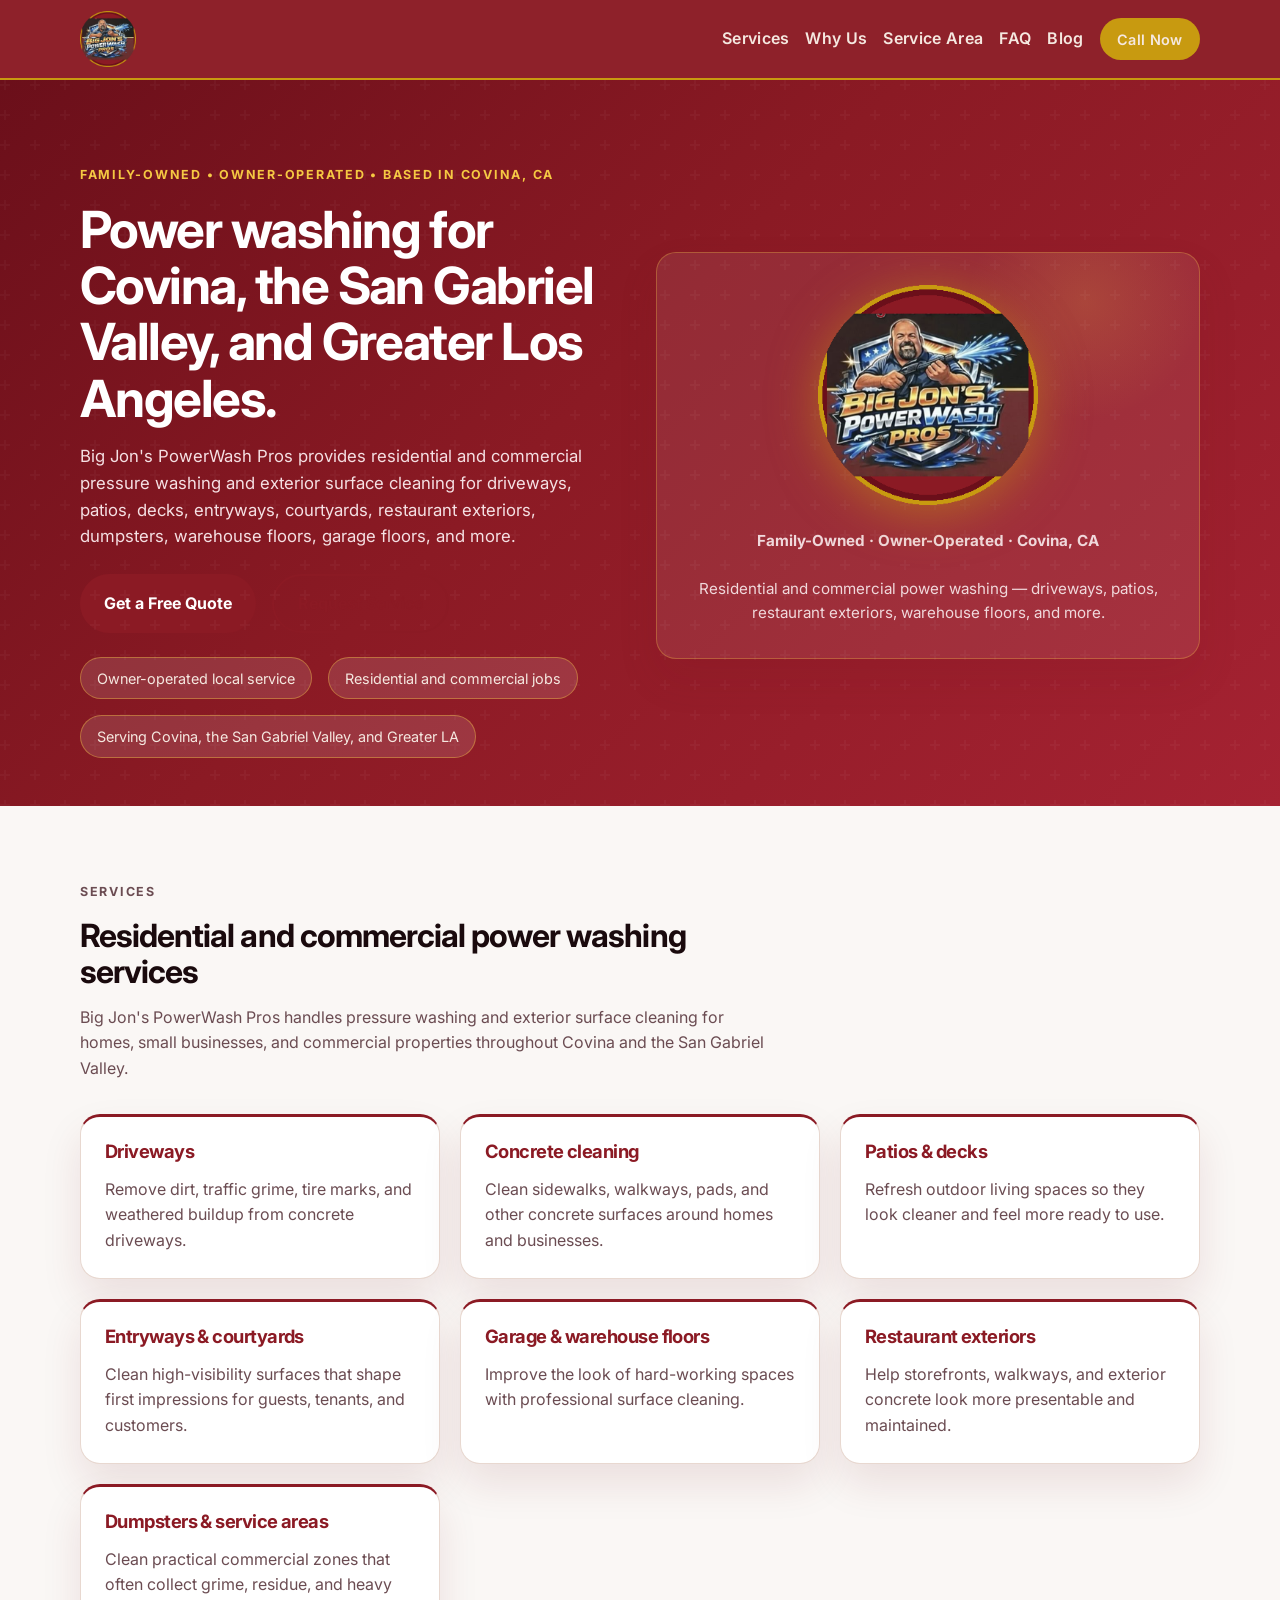
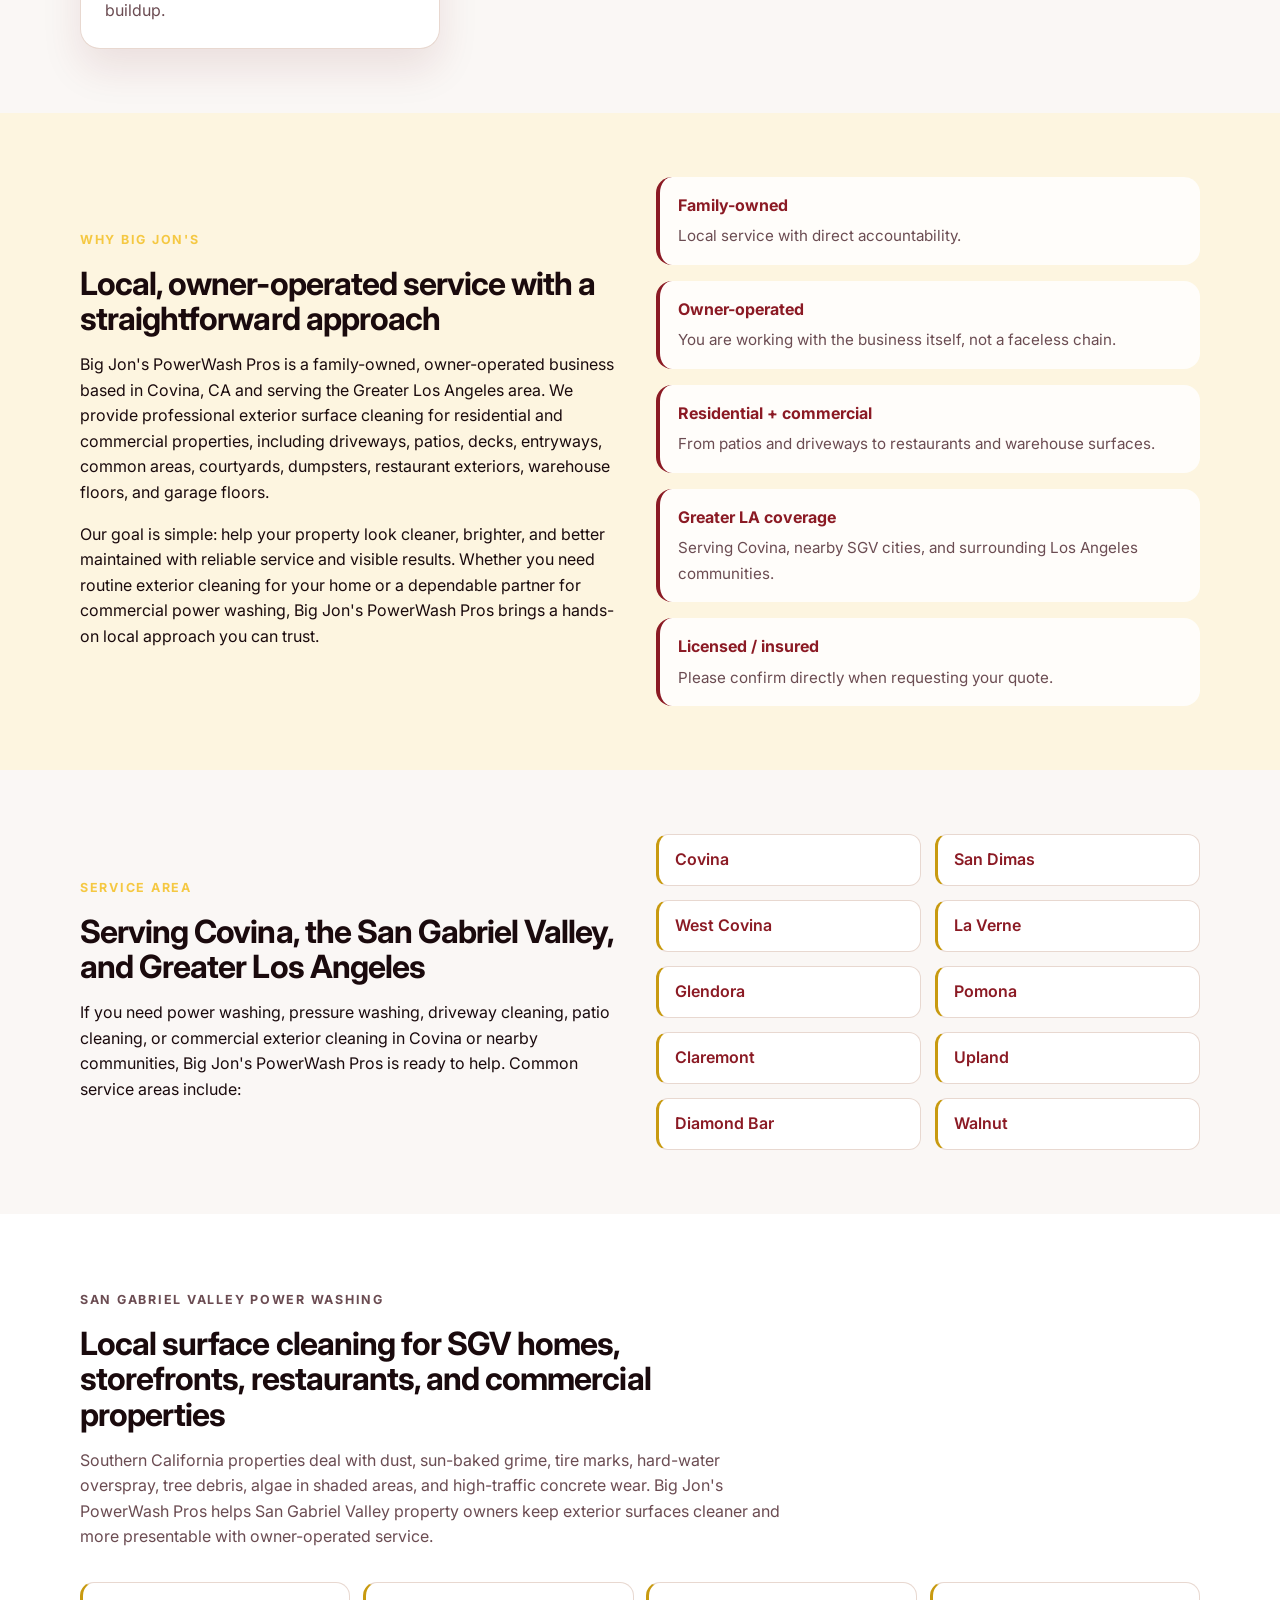
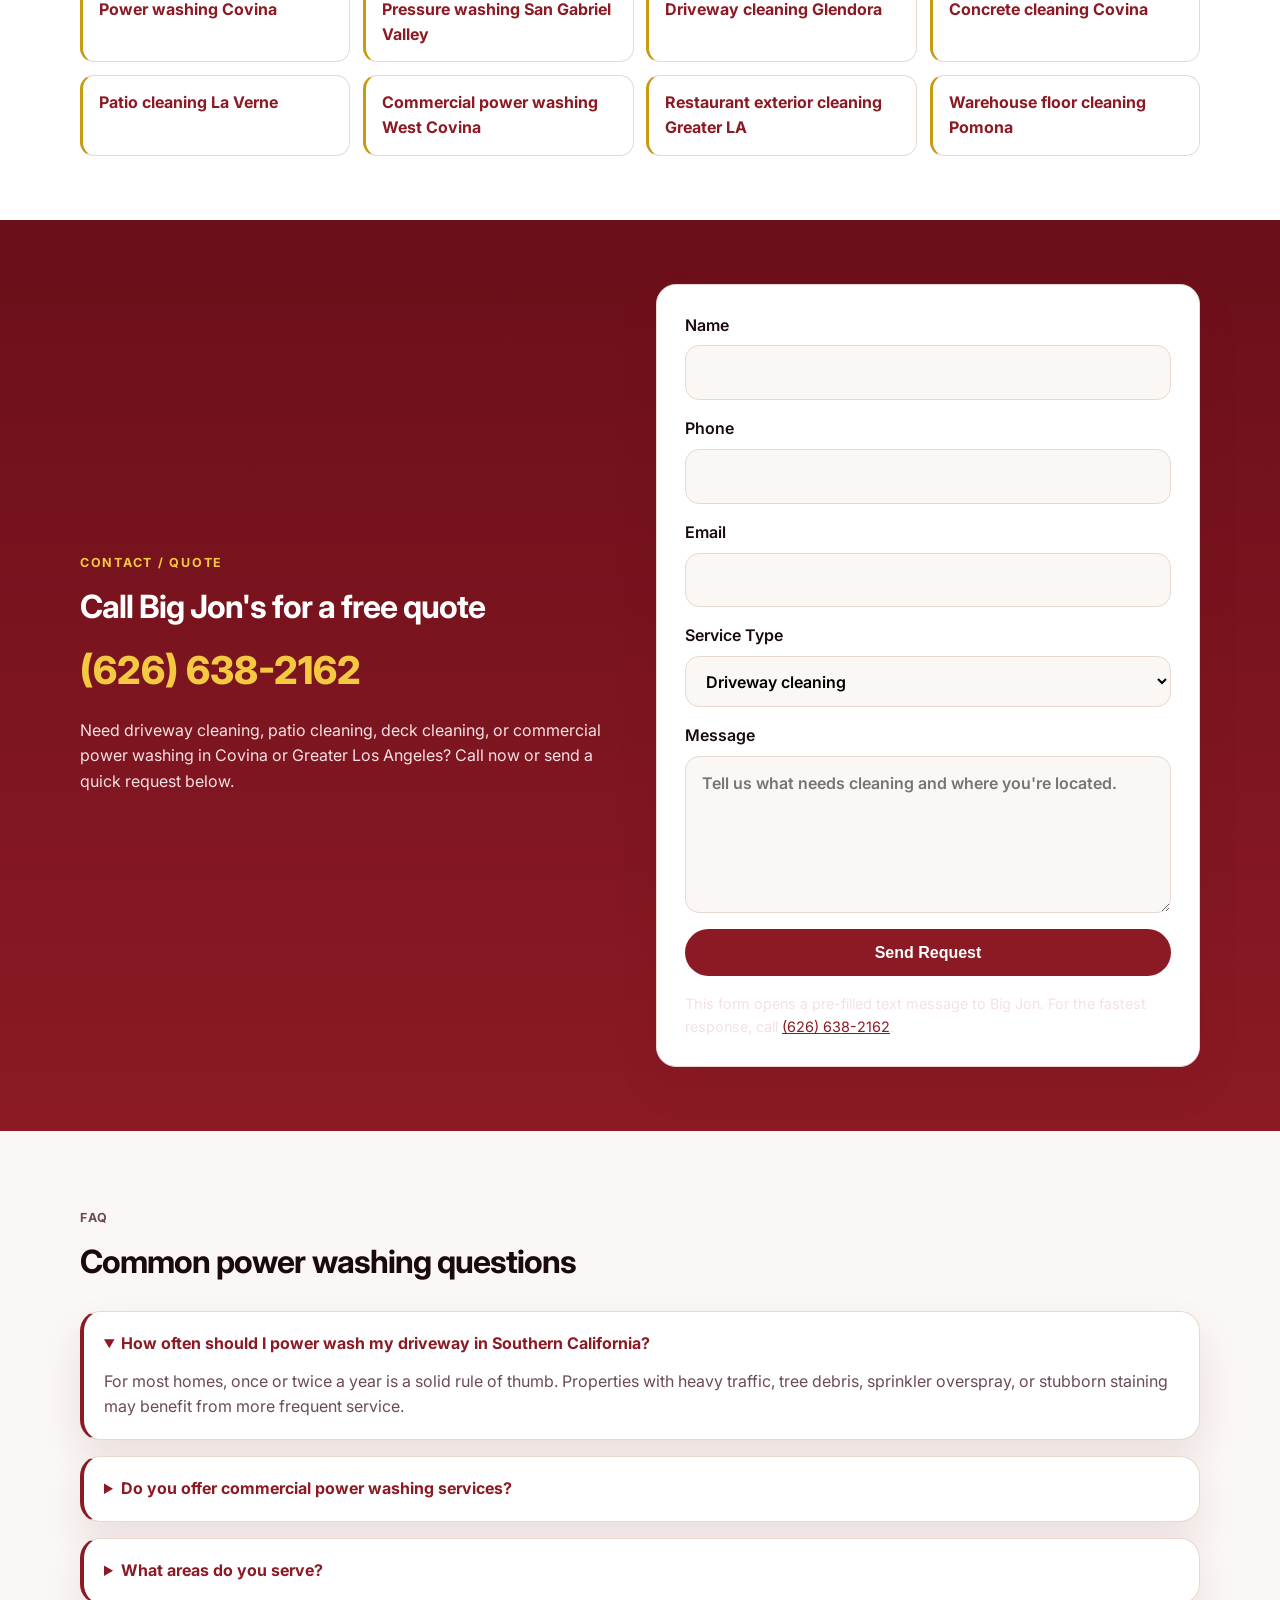
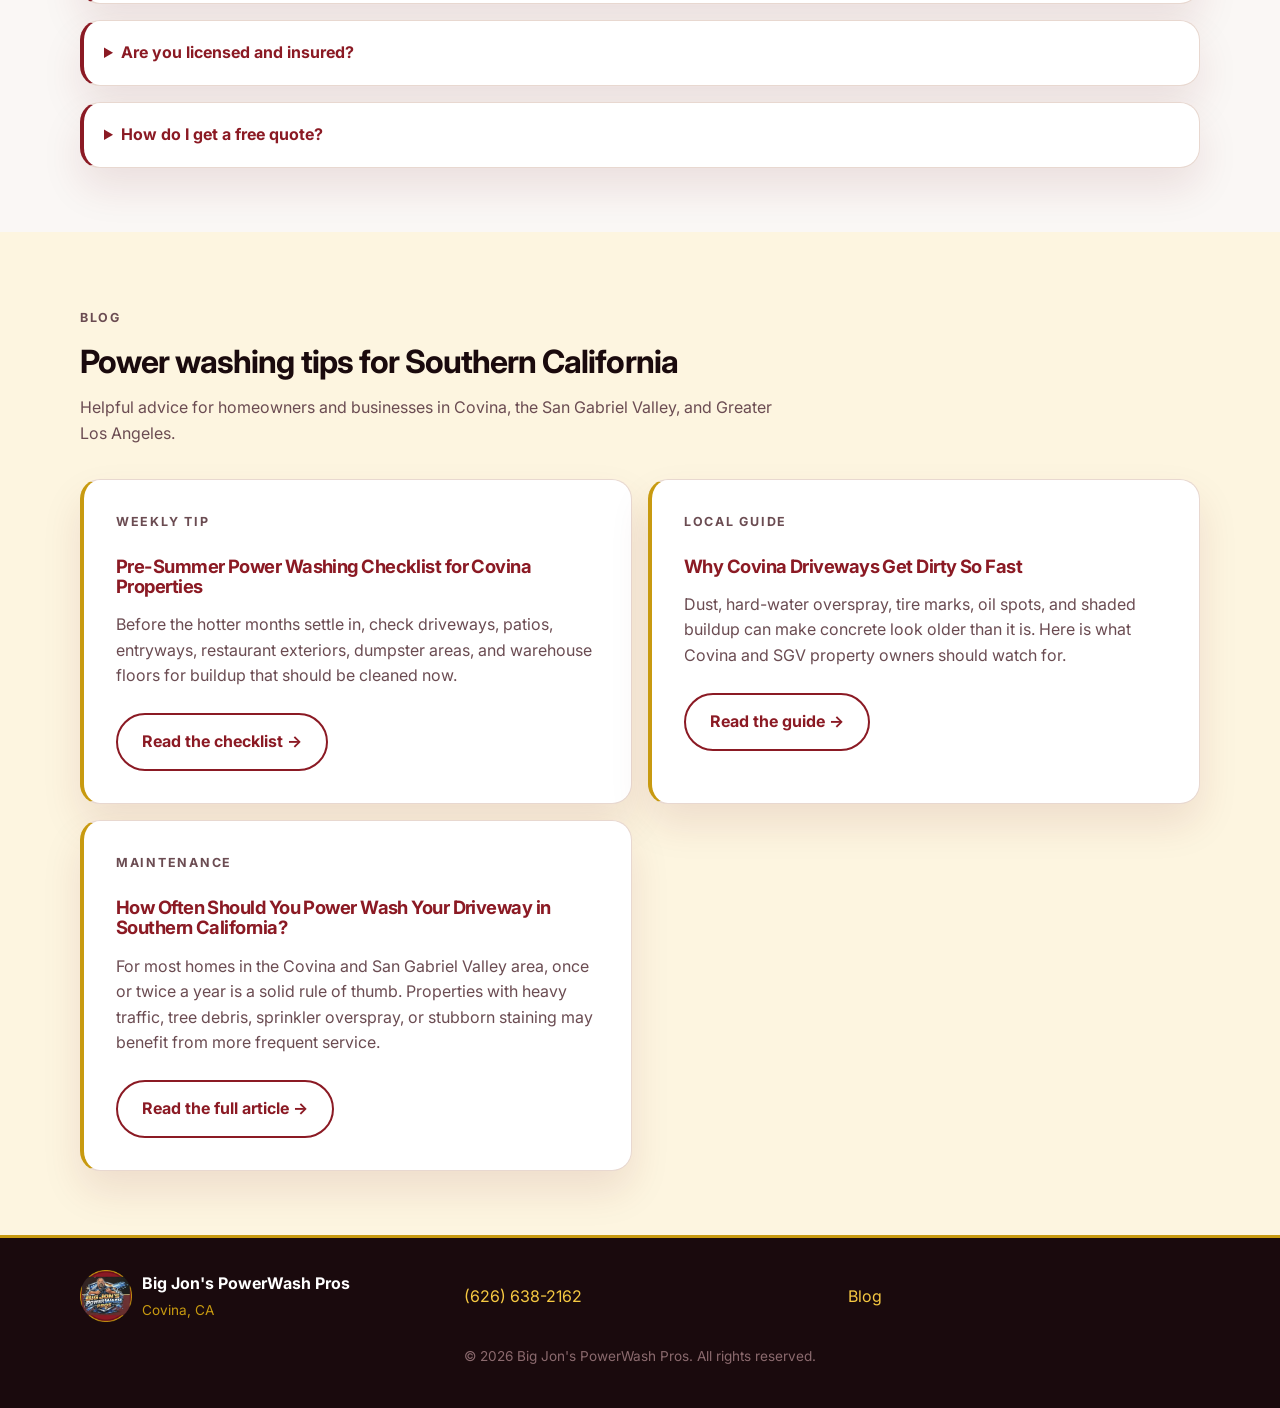
<file: index.html>
<!doctype html>
<html lang="en">
<head>
  <meta charset="utf-8">
  <meta name="viewport" content="width=device-width, initial-scale=1">
  <title>Power Washing Covina & San Gabriel Valley | Big Jon's PowerWash Pros</title>
  <meta name="description" content="Big Jon's PowerWash Pros provides owner-operated residential and commercial power washing in Covina, the San Gabriel Valley, and Greater Los Angeles. Driveways, patios, decks, storefronts, dumpsters, and concrete cleaning.">
  <meta name="robots" content="index,follow">
  <meta name="keywords" content="power washing San Gabriel Valley, pressure washing Covina, driveway cleaning Covina, commercial power washing SGV, patio cleaning Glendora, concrete cleaning Covina, Big Jon's PowerWash Pros">
  <meta property="og:title" content="Power Washing Covina & San Gabriel Valley | Big Jon's PowerWash Pros">
  <meta property="og:description" content="Family-owned, owner-operated pressure washing and exterior surface cleaning for homes and businesses in Covina, the San Gabriel Valley, and Greater Los Angeles.">
  <meta property="og:type" content="website">
  <meta property="og:url" content="https://bigjonspowerwashing.com/">
  <meta property="og:image" content="https://bigjonspowerwashing.com/og-image.svg">
  <link rel="canonical" href="https://bigjonspowerwashing.com/">
  <link rel="preconnect" href="https://fonts.googleapis.com">
  <link rel="preconnect" href="https://fonts.gstatic.com" crossorigin>
  <link href="https://fonts.googleapis.com/css2?family=Inter:wght@400;500;600;700;800&display=swap" rel="stylesheet">
  <link rel="stylesheet" href="/styles.css">
  <script type="application/ld+json">
  {
    "@context": "https://schema.org",
    "@type": "LocalBusiness",
    "name": "Big Jon's PowerWash Pros",
    "image": "https://bigjonspowerwashing.com/og-image.svg",
    "telephone": "+1-626-638-2162",
    "priceRange": "$$",
    "address": {
      "@type": "PostalAddress",
      "addressLocality": "Covina",
      "addressRegion": "CA",
      "addressCountry": "US"
    },
    "geo": {
      "@type": "GeoCoordinates",
      "latitude": 34.0900,
      "longitude": -117.8903
    },
    "areaServed": [
      "Covina",
      "San Gabriel Valley",
      "Greater Los Angeles",
      "West Covina",
      "La Verne",
      "Glendora",
      "Pomona",
      "Claremont",
      "Upland",
      "Diamond Bar",
      "Walnut"
    ],
    "serviceType": [
      "Residential power washing",
      "Residential pressure washing",
      "Commercial power washing",
      "Commercial pressure washing",
      "Driveway cleaning",
      "Concrete cleaning",
      "Patio cleaning",
      "Deck cleaning",
      "Entryway cleaning",
      "Courtyard cleaning",
      "Dumpster pad cleaning",
      "Restaurant exterior cleaning",
      "Warehouse floor cleaning",
      "Garage floor cleaning",
      "Interior and exterior surface cleaning"
    ],
    "url": "https://bigjonspowerwashing.com/",
    "hasOfferCatalog": {
      "@type": "OfferCatalog",
      "name": "Power washing services",
      "itemListElement": [
        {"@type": "Offer", "itemOffered": {"@type": "Service", "name": "Driveway and concrete cleaning"}},
        {"@type": "Offer", "itemOffered": {"@type": "Service", "name": "Patio, deck, and entryway washing"}},
        {"@type": "Offer", "itemOffered": {"@type": "Service", "name": "Commercial exterior and dumpster area cleaning"}},
        {"@type": "Offer", "itemOffered": {"@type": "Service", "name": "Warehouse and garage floor cleaning"}}
      ]
    }
  }
  </script>
  <script type="application/ld+json">
  {
    "@context": "https://schema.org",
    "@type": "FAQPage",
    "mainEntity": [
      {
        "@type": "Question",
        "name": "How often should I power wash my driveway in Southern California?",
        "acceptedAnswer": {"@type": "Answer", "text": "Most homes benefit from driveway power washing once or twice per year. Properties with heavy traffic, trees, hard-water overspray, oil stains, or shaded mildew buildup may need more frequent service."}
      },
      {
        "@type": "Question",
        "name": "Does Big Jon's PowerWash Pros serve the San Gabriel Valley?",
        "acceptedAnswer": {"@type": "Answer", "text": "Yes. Big Jon's PowerWash Pros is based in Covina and serves nearby San Gabriel Valley communities including West Covina, Glendora, San Dimas, La Verne, Pomona, Claremont, Diamond Bar, Walnut, and surrounding Greater Los Angeles areas."}
      },
      {
        "@type": "Question",
        "name": "Do you offer commercial power washing?",
        "acceptedAnswer": {"@type": "Answer", "text": "Yes. Commercial services include exterior surface cleaning, storefronts, restaurant exteriors, dumpster and service areas, courtyards, warehouse floors, garage floors, and other high-traffic hard surfaces."}
      }
    ]
  }
  </script>
</head>
<body>
  <header class="site-header">
    <div class="container nav">
      <a class="brand" href="/">
        <img src="/logo.png" alt="Big Jon's PowerWash Pros" class="brand-logo">
      </a>
      <nav>
        <a href="#services">Services</a>
        <a href="#why-us">Why Us</a>
        <a href="#service-area">Service Area</a>
        <a href="#faq">FAQ</a>
        <a href="/blog/">Blog</a>
        <a class="button button-small button-nav" href="tel:+16266382162">Call Now</a>
      </nav>
    </div>
  </header>

  <main>
    <section class="hero">
      <div class="container hero-grid">
        <div>
          <p class="eyebrow">Family-owned • Owner-operated • Based in Covina, CA</p>
          <h1>Power washing for Covina, the San Gabriel Valley, and Greater Los Angeles.</h1>
          <p class="hero-copy">Big Jon's PowerWash Pros provides residential and commercial pressure washing and exterior surface cleaning for driveways, patios, decks, entryways, courtyards, restaurant exteriors, dumpsters, warehouse floors, garage floors, and more.</p>
          <div class="hero-actions">
            <a class="button" href="tel:+16266382162">Get a Free Quote</a>
            <a class="button button-secondary" href="#contact">Request Service</a>
          </div>
          <ul class="hero-points">
            <li>Owner-operated local service</li>
            <li>Residential and commercial jobs</li>
            <li>Serving Covina, the San Gabriel Valley, and Greater LA</li>
          </ul>
        </div>
        <div class="hero-card" aria-label="Big Jon's PowerWash Pros logo and service overview">
          <div class="spray"></div>
          <img src="/logo.png" alt="Big Jon's PowerWash Pros" class="hero-logo-large">
          <p class="card-label">Family-Owned · Owner-Operated · Covina, CA</p>
          <p>Residential and commercial power washing — driveways, patios, restaurant exteriors, warehouse floors, and more.</p>
        </div>
      </div>
    </section>

    <section class="section" id="services">
      <div class="container">
        <div class="section-heading">
          <p class="eyebrow">Services</p>
          <h2>Residential and commercial power washing services</h2>
          <p>Big Jon's PowerWash Pros handles pressure washing and exterior surface cleaning for homes, small businesses, and commercial properties throughout Covina and the San Gabriel Valley.</p>
        </div>
        <div class="card-grid">
          <article class="service-card"><h3>Driveways</h3><p>Remove dirt, traffic grime, tire marks, and weathered buildup from concrete driveways.</p></article>
          <article class="service-card"><h3>Concrete cleaning</h3><p>Clean sidewalks, walkways, pads, and other concrete surfaces around homes and businesses.</p></article>
          <article class="service-card"><h3>Patios &amp; decks</h3><p>Refresh outdoor living spaces so they look cleaner and feel more ready to use.</p></article>
          <article class="service-card"><h3>Entryways &amp; courtyards</h3><p>Clean high-visibility surfaces that shape first impressions for guests, tenants, and customers.</p></article>
          <article class="service-card"><h3>Garage &amp; warehouse floors</h3><p>Improve the look of hard-working spaces with professional surface cleaning.</p></article>
          <article class="service-card"><h3>Restaurant exteriors</h3><p>Help storefronts, walkways, and exterior concrete look more presentable and maintained.</p></article>
          <article class="service-card"><h3>Dumpsters &amp; service areas</h3><p>Clean practical commercial zones that often collect grime, residue, and heavy buildup.</p></article>
        </div>
      </div>
    </section>

    <section class="section accent" id="why-us">
      <div class="container two-column">
        <div>
          <p class="eyebrow">Why Big Jon's</p>
          <h2>Local, owner-operated service with a straightforward approach</h2>
          <p>Big Jon's PowerWash Pros is a family-owned, owner-operated business based in Covina, CA and serving the Greater Los Angeles area. We provide professional exterior surface cleaning for residential and commercial properties, including driveways, patios, decks, entryways, common areas, courtyards, dumpsters, restaurant exteriors, warehouse floors, and garage floors.</p>
          <p>Our goal is simple: help your property look cleaner, brighter, and better maintained with reliable service and visible results. Whether you need routine exterior cleaning for your home or a dependable partner for commercial power washing, Big Jon's PowerWash Pros brings a hands-on local approach you can trust.</p>
        </div>
        <div class="trust-list">
          <div><strong>Family-owned</strong><span>Local service with direct accountability.</span></div>
          <div><strong>Owner-operated</strong><span>You are working with the business itself, not a faceless chain.</span></div>
          <div><strong>Residential + commercial</strong><span>From patios and driveways to restaurants and warehouse surfaces.</span></div>
          <div><strong>Greater LA coverage</strong><span>Serving Covina, nearby SGV cities, and surrounding Los Angeles communities.</span></div>
          <div><strong>Licensed / insured</strong><span>Please confirm directly when requesting your quote.</span></div>
        </div>
      </div>
    </section>

    <section class="section" id="service-area">
      <div class="container two-column">
        <div>
          <p class="eyebrow">Service Area</p>
          <h2>Serving Covina, the San Gabriel Valley, and Greater Los Angeles</h2>
          <p>If you need power washing, pressure washing, driveway cleaning, patio cleaning, or commercial exterior cleaning in Covina or nearby communities, Big Jon's PowerWash Pros is ready to help. Common service areas include:</p>
        </div>
        <ul class="city-list">
          <li>Covina</li>
          <li>San Dimas</li>
          <li>West Covina</li>
          <li>La Verne</li>
          <li>Glendora</li>
          <li>Pomona</li>
          <li>Claremont</li>
          <li>Upland</li>
          <li>Diamond Bar</li>
          <li>Walnut</li>
        </ul>
      </div>
    </section>

    <section class="section local-seo" id="san-gabriel-valley">
      <div class="container">
        <div class="section-heading">
          <p class="eyebrow">San Gabriel Valley Power Washing</p>
          <h2>Local surface cleaning for SGV homes, storefronts, restaurants, and commercial properties</h2>
          <p>Southern California properties deal with dust, sun-baked grime, tire marks, hard-water overspray, tree debris, algae in shaded areas, and high-traffic concrete wear. Big Jon's PowerWash Pros helps San Gabriel Valley property owners keep exterior surfaces cleaner and more presentable with owner-operated service.</p>
        </div>
        <div class="keyword-grid" aria-label="Common local power washing searches served by Big Jon's PowerWash Pros">
          <span>Power washing Covina</span>
          <span>Pressure washing San Gabriel Valley</span>
          <span>Driveway cleaning Glendora</span>
          <span>Concrete cleaning Covina</span>
          <span>Patio cleaning La Verne</span>
          <span>Commercial power washing West Covina</span>
          <span>Restaurant exterior cleaning Greater LA</span>
          <span>Warehouse floor cleaning Pomona</span>
        </div>
      </div>
    </section>

    <section class="section contact-section" id="contact">
      <div class="container two-column">
        <div>
          <p class="eyebrow">Contact / Quote</p>
          <h2>Call Big Jon's for a free quote</h2>
          <p class="contact-phone"><a href="tel:+16266382162">(626) 638-2162</a></p>
          <p>Need driveway cleaning, patio cleaning, deck cleaning, or commercial power washing in Covina or Greater Los Angeles? Call now or send a quick request below.</p>
        </div>
        <form id="quote-form" class="quote-form">
          <label>Name<input name="name" type="text" autocomplete="name" required></label>
          <label>Phone<input name="phone" type="tel" autocomplete="tel" required></label>
          <label>Email<input name="email" type="email" autocomplete="email"></label>
          <label>Service Type
            <select name="service">
              <option>Driveway cleaning</option>
              <option>Patio cleaning</option>
              <option>Deck cleaning</option>
              <option>Entryway cleaning</option>
              <option>Commercial power washing</option>
              <option>Restaurant exterior cleaning</option>
              <option>Warehouse / garage floor cleaning</option>
              <option>Other</option>
            </select>
          </label>
          <label>Message<textarea name="message" rows="5" placeholder="Tell us what needs cleaning and where you're located."></textarea></label>
          <button class="button" type="submit">Send Request</button>
          <p class="form-note">This form opens a pre-filled text message to Big Jon. For the fastest response, call <a href="tel:+16266382162">(626) 638-2162</a>.</p>
        </form>
      </div>
    </section>

    <section class="section faq-section" id="faq">
      <div class="container">
        <div class="section-heading">
          <p class="eyebrow">FAQ</p>
          <h2>Common power washing questions</h2>
        </div>
        <div class="faq-list">
          <details open>
            <summary>How often should I power wash my driveway in Southern California?</summary>
            <p>For most homes, once or twice a year is a solid rule of thumb. Properties with heavy traffic, tree debris, sprinkler overspray, or stubborn staining may benefit from more frequent service.</p>
          </details>
          <details>
            <summary>Do you offer commercial power washing services?</summary>
            <p>Yes. Big Jon's PowerWash Pros handles commercial exterior surface cleaning, including courtyards, dumpsters, restaurant exteriors, warehouse floors, and garage floors.</p>
          </details>
          <details>
            <summary>What areas do you serve?</summary>
            <p>Service areas include Covina, the San Gabriel Valley, and surrounding Greater Los Angeles communities such as West Covina, San Dimas, La Verne, Glendora, Pomona, Claremont, Upland, Diamond Bar, and Walnut.</p>
          </details>
          <details>
            <summary>Are you licensed and insured?</summary>
            <p>Please confirm current licensing and insurance details directly when you request your quote so you have the latest information for your job.</p>
          </details>
          <details>
            <summary>How do I get a free quote?</summary>
            <p>Call <a href="tel:+16266382162">(626) 638-2162</a> for the fastest response, or use the contact form to open a pre-filled text message.</p>
          </details>
        </div>
      </div>
    </section>
    <section class="section blog-preview-section" id="blog">
      <div class="container">
        <div class="section-heading">
          <p class="eyebrow">Blog</p>
          <h2>Power washing tips for Southern California</h2>
          <p>Helpful advice for homeowners and businesses in Covina, the San Gabriel Valley, and Greater Los Angeles.</p>
        </div>
        <div class="blog-preview-grid">
          <article class="blog-preview-card">
            <p class="eyebrow">Weekly Tip</p>
            <h3><a href="/blog/pre-summer-power-washing-checklist-covina/">Pre-Summer Power Washing Checklist for Covina Properties</a></h3>
            <p>Before the hotter months settle in, check driveways, patios, entryways, restaurant exteriors, dumpster areas, and warehouse floors for buildup that should be cleaned now.</p>
            <a class="button button-secondary" href="/blog/pre-summer-power-washing-checklist-covina/">Read the checklist &rarr;</a>
          </article>
          <article class="blog-preview-card">
            <p class="eyebrow">Local Guide</p>
            <h3><a href="/blog/why-covina-driveways-get-dirty-fast/">Why Covina Driveways Get Dirty So Fast</a></h3>
            <p>Dust, hard-water overspray, tire marks, oil spots, and shaded buildup can make concrete look older than it is. Here is what Covina and SGV property owners should watch for.</p>
            <a class="button button-secondary" href="/blog/why-covina-driveways-get-dirty-fast/">Read the guide &rarr;</a>
          </article>
          <article class="blog-preview-card">
            <p class="eyebrow">Maintenance</p>
            <h3><a href="/blog/">How Often Should You Power Wash Your Driveway in Southern California?</a></h3>
            <p>For most homes in the Covina and San Gabriel Valley area, once or twice a year is a solid rule of thumb. Properties with heavy traffic, tree debris, sprinkler overspray, or stubborn staining may benefit from more frequent service.</p>
            <a class="button button-secondary" href="/blog/">Read the full article &rarr;</a>
          </article>
        </div>
      </div>
    </section>
  </main>

  <footer class="site-footer">
    <div class="container footer-grid">
      <div class="footer-brand">
        <img src="/logo.png" alt="Big Jon's PowerWash Pros logo" class="footer-logo">
        <div class="footer-brand-text">
          <strong>Big Jon's PowerWash Pros</strong>
          <p>Covina, CA</p>
        </div>
      </div>
      <div>
        <a href="tel:+16266382162">(626) 638-2162</a>
      </div>
      <div>
        <a href="/blog/">Blog</a>
      </div>
    </div>
    <p class="copyright">© <span id="year"></span> Big Jon's PowerWash Pros. All rights reserved.</p>
  </footer>

  <script src="/script.js"></script>
</body>
</html>
</file>
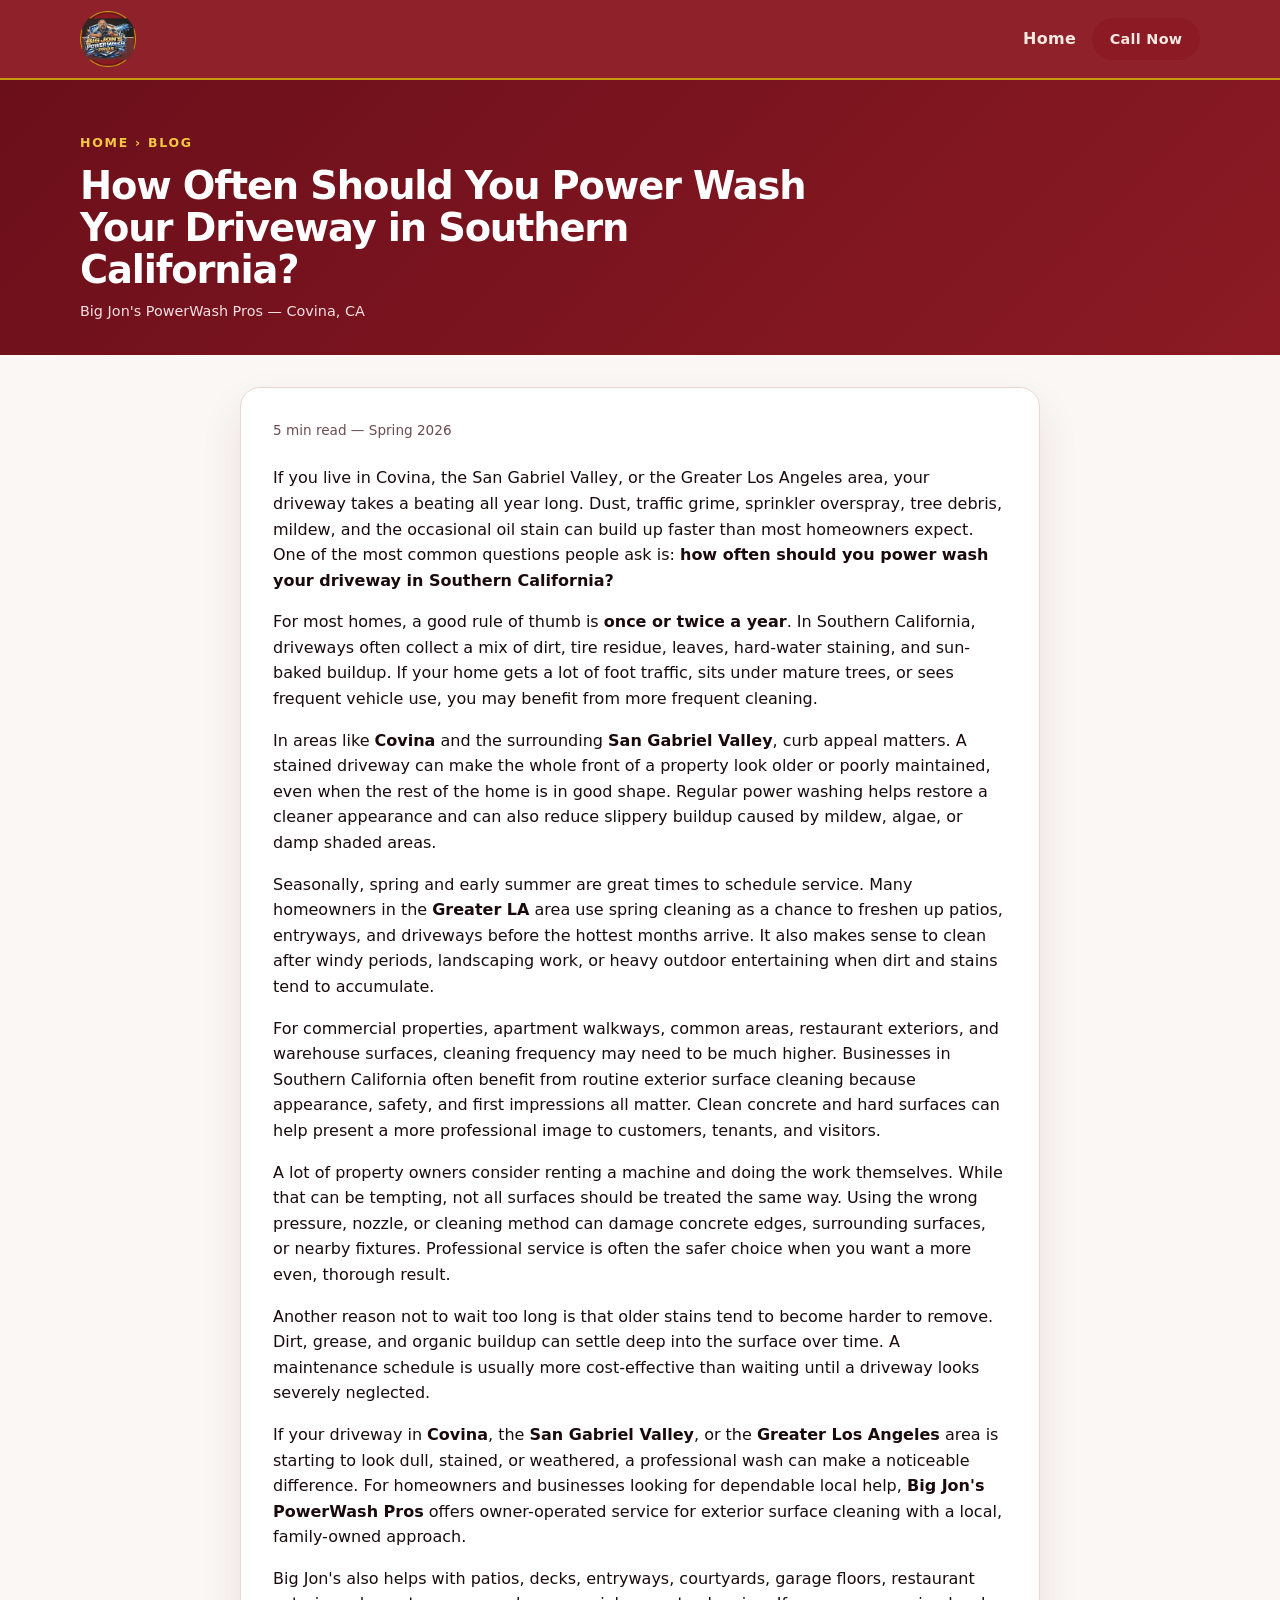
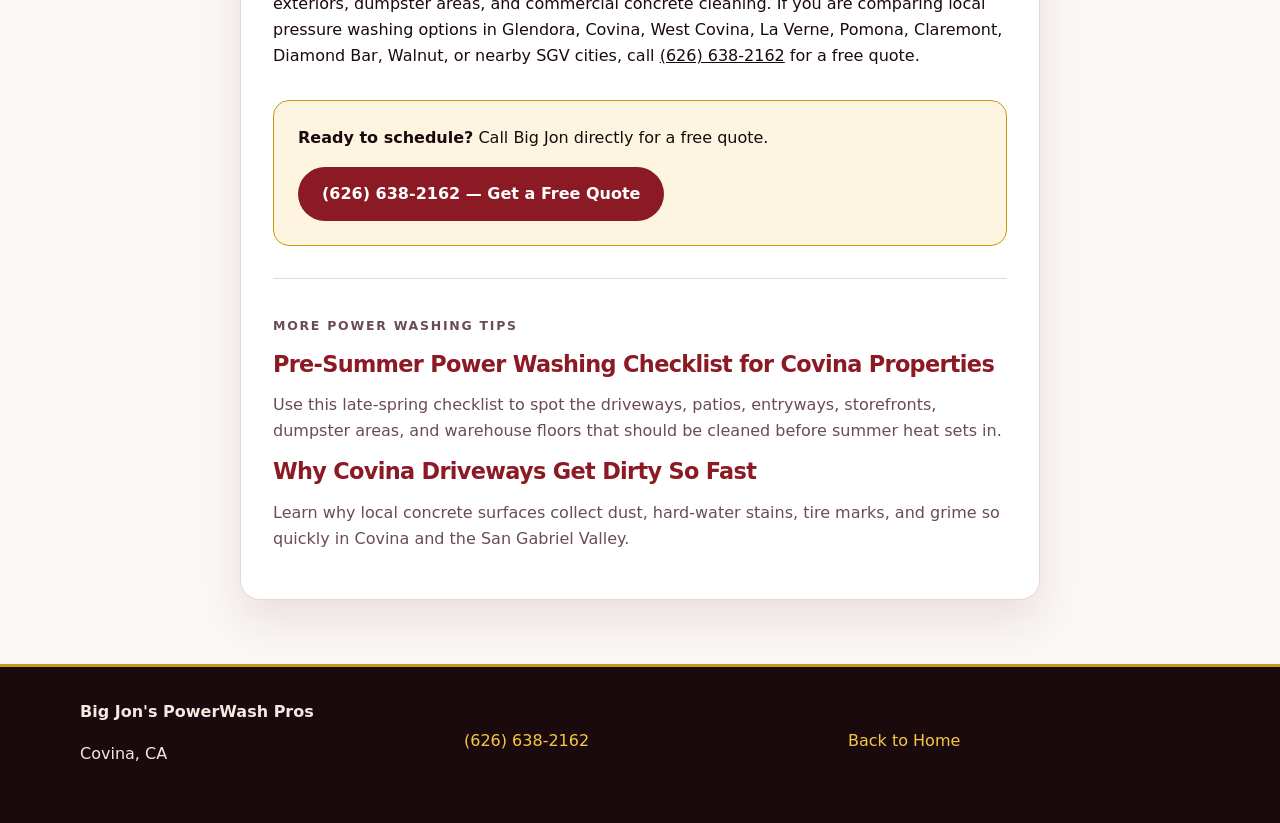
<file: blog/index.html>
<!doctype html>
<html lang="en">
<head>
  <meta charset="utf-8">
  <meta name="viewport" content="width=device-width, initial-scale=1">
  <title>How Often Should You Power Wash Your Driveway in Southern California? | Big Jon's PowerWash Pros</title>
  <meta name="description" content="Driveway power washing frequency advice for Covina, the San Gabriel Valley, and Greater Los Angeles property owners from Big Jon's PowerWash Pros.">
  <meta name="robots" content="index,follow">
  <meta property="og:title" content="How Often Should You Power Wash Your Driveway in Southern California?">
  <meta property="og:description" content="Local driveway cleaning and pressure washing advice for Covina and San Gabriel Valley homes and businesses.">
  <meta property="og:type" content="article">
  <meta property="og:url" content="https://bigjonspowerwashing.com/blog/">
  <link rel="canonical" href="https://bigjonspowerwashing.com/blog/">
  <link rel="stylesheet" href="/styles.css">
  <script type="application/ld+json">
  {
    "@context": "https://schema.org",
    "@type": "BlogPosting",
    "headline": "How Often Should You Power Wash Your Driveway in Southern California?",
    "description": "Driveway power washing frequency advice for Covina, the San Gabriel Valley, and Greater Los Angeles property owners.",
    "author": {"@type": "Organization", "name": "Big Jon's PowerWash Pros"},
    "publisher": {"@type": "Organization", "name": "Big Jon's PowerWash Pros"},
    "mainEntityOfPage": "https://bigjonspowerwashing.com/blog/",
    "about": ["Power washing", "Pressure washing", "Driveway cleaning", "San Gabriel Valley", "Covina"]
  }
  </script>
</head>
<body>
  <header class="site-header">
    <div class="container nav">
      <a class="brand" href="/"><img src="/logo.png" alt="Big Jon's PowerWash Pros" class="brand-logo"></a>
      <nav><a href="/">Home</a><a class="button button-small" href="tel:+16266382162">Call Now</a></nav>
    </div>
  </header>
  <div class="blog-hero">
    <div class="container">
      <p class="eyebrow"><a href="/">Home</a> &rsaquo; Blog</p>
      <h1>How Often Should You Power Wash Your Driveway in Southern California?</h1>
      <p class="blog-hero-meta">Big Jon's PowerWash Pros &mdash; Covina, CA</p>
    </div>
  </div>
  <main class="section blog-main">
    <article class="container blog-post">
      <p class="blog-read-time">5 min read &mdash; Spring 2026</p>
      <p>If you live in Covina, the San Gabriel Valley, or the Greater Los Angeles area, your driveway takes a beating all year long. Dust, traffic grime, sprinkler overspray, tree debris, mildew, and the occasional oil stain can build up faster than most homeowners expect. One of the most common questions people ask is: <strong>how often should you power wash your driveway in Southern California?</strong></p>
      <p>For most homes, a good rule of thumb is <strong>once or twice a year</strong>. In Southern California, driveways often collect a mix of dirt, tire residue, leaves, hard-water staining, and sun-baked buildup. If your home gets a lot of foot traffic, sits under mature trees, or sees frequent vehicle use, you may benefit from more frequent cleaning.</p>
      <p>In areas like <strong>Covina</strong> and the surrounding <strong>San Gabriel Valley</strong>, curb appeal matters. A stained driveway can make the whole front of a property look older or poorly maintained, even when the rest of the home is in good shape. Regular power washing helps restore a cleaner appearance and can also reduce slippery buildup caused by mildew, algae, or damp shaded areas.</p>
      <p>Seasonally, spring and early summer are great times to schedule service. Many homeowners in the <strong>Greater LA</strong> area use spring cleaning as a chance to freshen up patios, entryways, and driveways before the hottest months arrive. It also makes sense to clean after windy periods, landscaping work, or heavy outdoor entertaining when dirt and stains tend to accumulate.</p>
      <p>For commercial properties, apartment walkways, common areas, restaurant exteriors, and warehouse surfaces, cleaning frequency may need to be much higher. Businesses in Southern California often benefit from routine exterior surface cleaning because appearance, safety, and first impressions all matter. Clean concrete and hard surfaces can help present a more professional image to customers, tenants, and visitors.</p>
      <p>A lot of property owners consider renting a machine and doing the work themselves. While that can be tempting, not all surfaces should be treated the same way. Using the wrong pressure, nozzle, or cleaning method can damage concrete edges, surrounding surfaces, or nearby fixtures. Professional service is often the safer choice when you want a more even, thorough result.</p>
      <p>Another reason not to wait too long is that older stains tend to become harder to remove. Dirt, grease, and organic buildup can settle deep into the surface over time. A maintenance schedule is usually more cost-effective than waiting until a driveway looks severely neglected.</p>
      <p>If your driveway in <strong>Covina</strong>, the <strong>San Gabriel Valley</strong>, or the <strong>Greater Los Angeles</strong> area is starting to look dull, stained, or weathered, a professional wash can make a noticeable difference. For homeowners and businesses looking for dependable local help, <strong>Big Jon's PowerWash Pros</strong> offers owner-operated service for exterior surface cleaning with a local, family-owned approach.</p>
      <p>Big Jon's also helps with patios, decks, entryways, courtyards, garage floors, restaurant exteriors, dumpster areas, and commercial concrete cleaning. If you are comparing local pressure washing options in Glendora, Covina, West Covina, La Verne, Pomona, Claremont, Diamond Bar, Walnut, or nearby SGV cities, call <a href="tel:+16266382162">(626) 638-2162</a> for a free quote.</p>
      <div class="blog-cta">
        <p><strong>Ready to schedule?</strong> Call Big Jon directly for a free quote.</p>
        <a class="button" href="tel:+16266382162">(626) 638-2162 &mdash; Get a Free Quote</a>
      </div>
      <div class="related-posts">
        <p class="eyebrow">More Power Washing Tips</p>
        <h2><a href="/blog/pre-summer-power-washing-checklist-covina/">Pre-Summer Power Washing Checklist for Covina Properties</a></h2>
        <p>Use this late-spring checklist to spot the driveways, patios, entryways, storefronts, dumpster areas, and warehouse floors that should be cleaned before summer heat sets in.</p>
        <h2><a href="/blog/why-covina-driveways-get-dirty-fast/">Why Covina Driveways Get Dirty So Fast</a></h2>
        <p>Learn why local concrete surfaces collect dust, hard-water stains, tire marks, and grime so quickly in Covina and the San Gabriel Valley.</p>
      </div>
    </article>
  </main>
  <footer class="site-footer">
    <div class="container footer-grid">
      <div><strong>Big Jon's PowerWash Pros</strong><p>Covina, CA</p></div>
      <div><a href="tel:+16266382162">(626) 638-2162</a></div>
      <div><a href="/">Back to Home</a></div>
    </div>
  </footer>
</body>
</html>
</file>
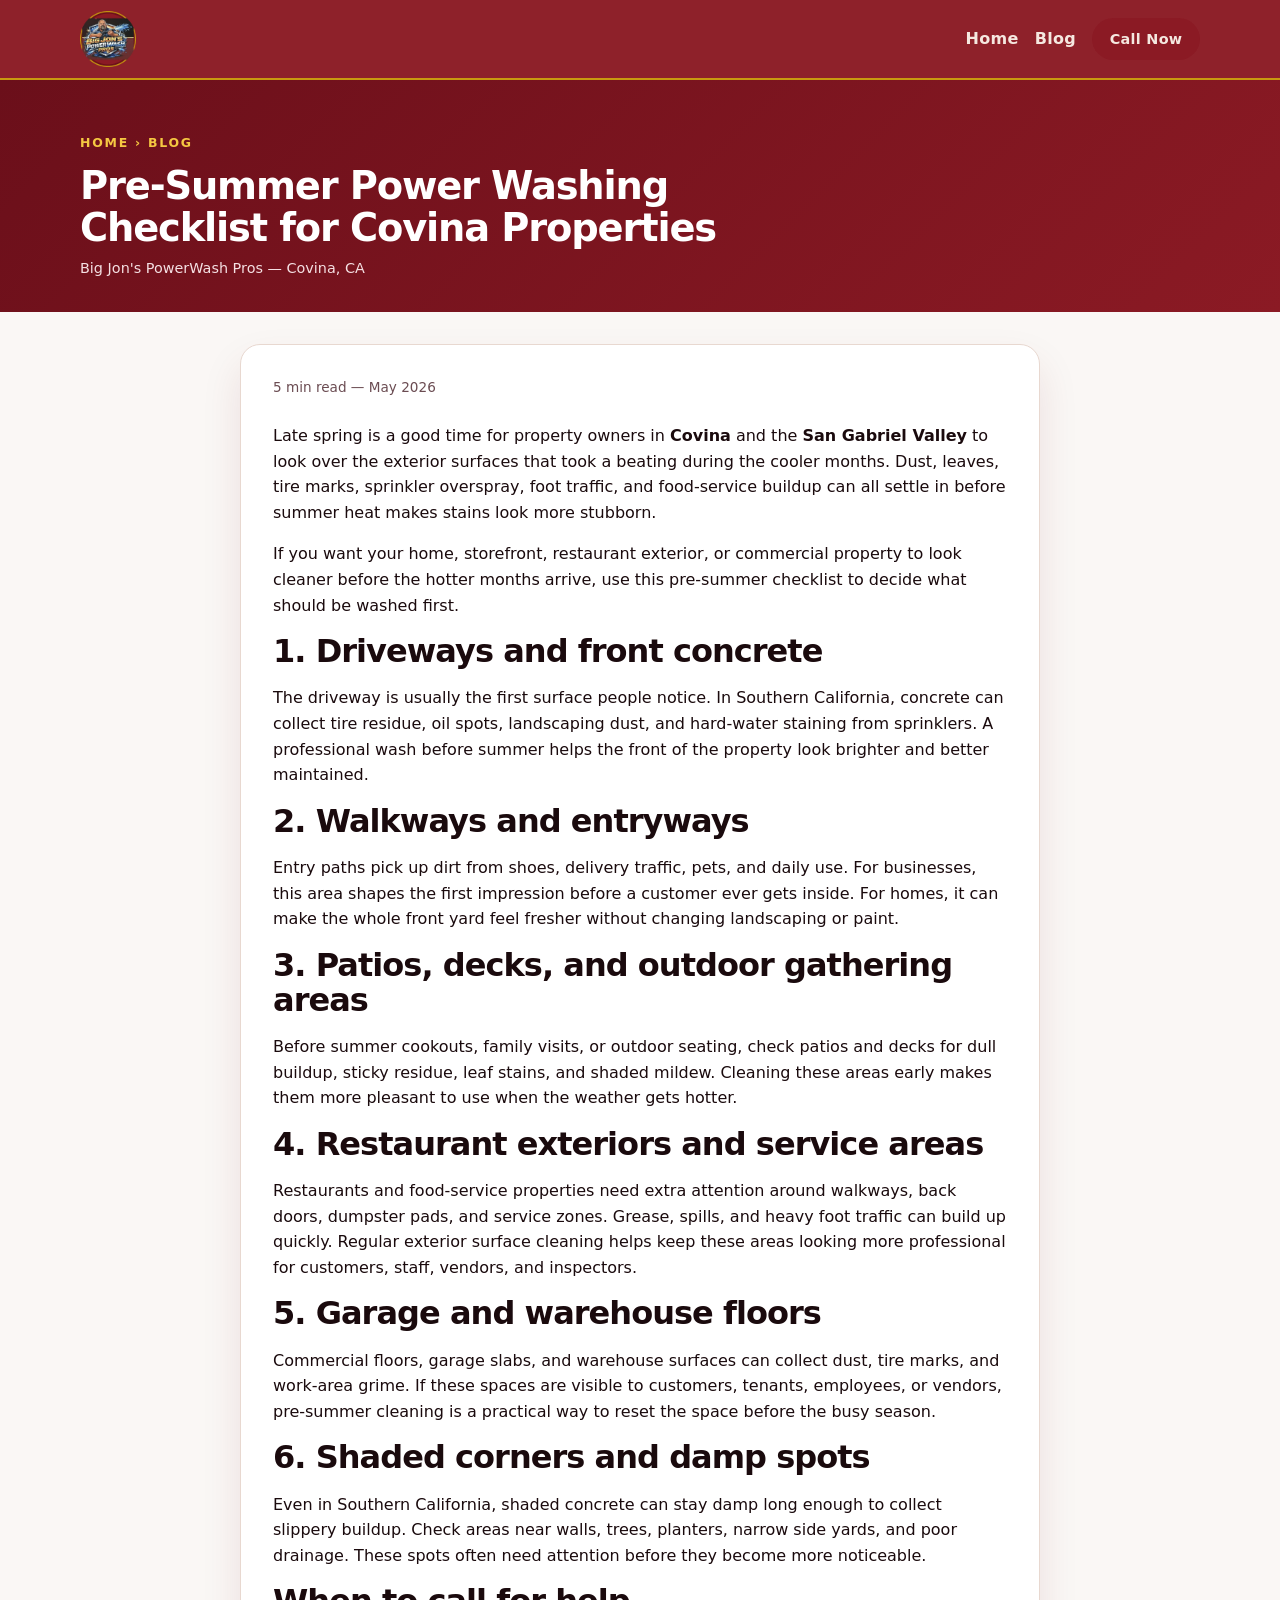
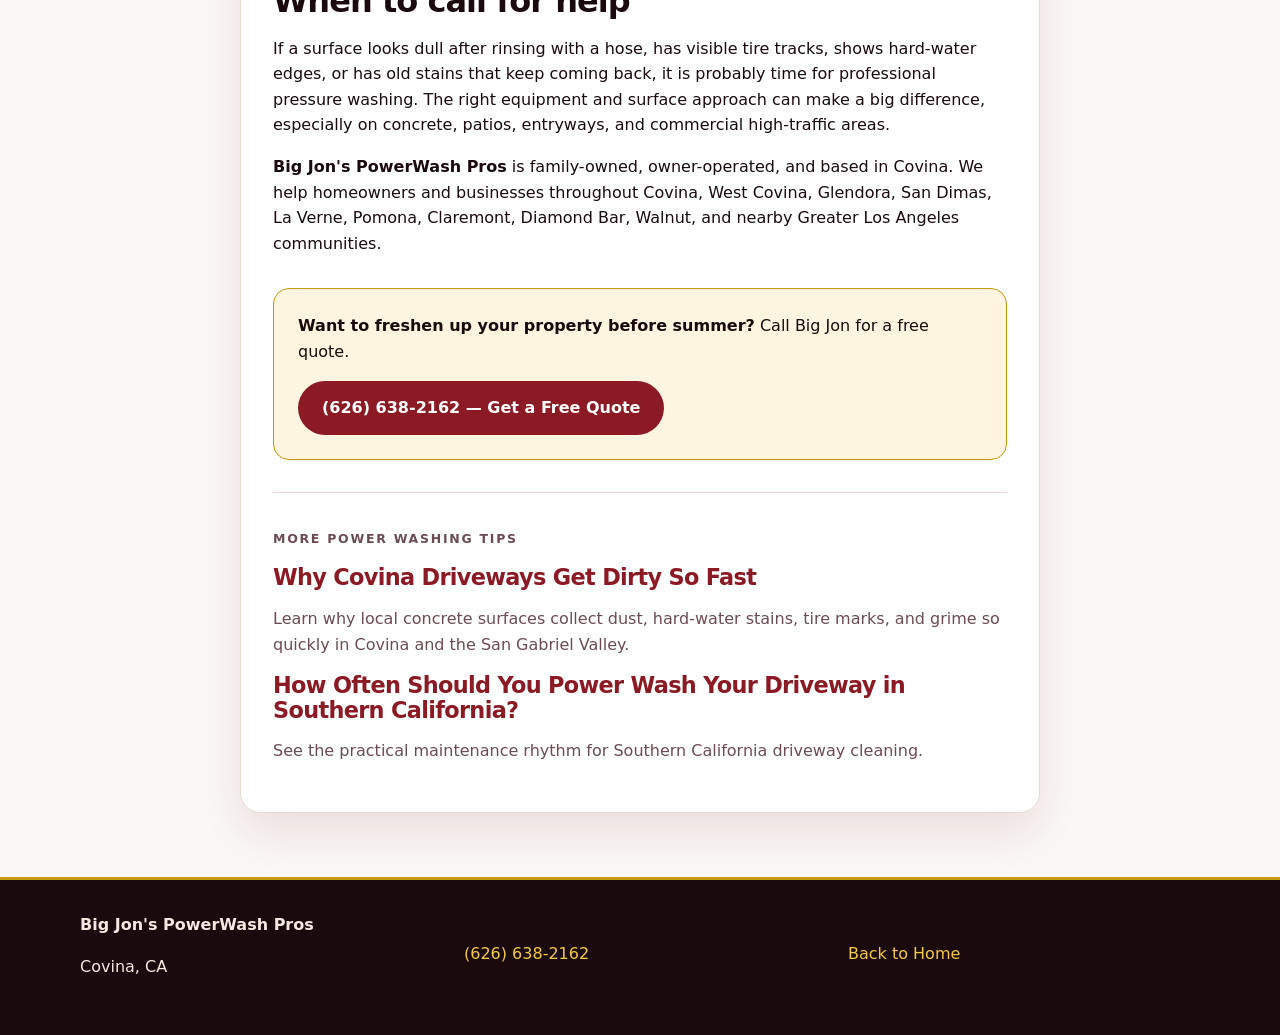
<file: blog/pre-summer-power-washing-checklist-covina/index.html>
<!doctype html>
<html lang="en">
<head>
  <meta charset="utf-8">
  <meta name="viewport" content="width=device-width, initial-scale=1">
  <title>Pre-Summer Power Washing Checklist for Covina Properties | Big Jon's PowerWash Pros</title>
  <meta name="description" content="A practical pre-summer power washing checklist for Covina, San Gabriel Valley, and Greater Los Angeles homes and businesses.">
  <meta name="robots" content="index,follow">
  <meta property="og:title" content="Pre-Summer Power Washing Checklist for Covina Properties">
  <meta property="og:description" content="What to clean before Southern California heat sets in: driveways, patios, entryways, storefronts, dumpster areas, and more.">
  <meta property="og:type" content="article">
  <meta property="og:url" content="https://bigjonspowerwashing.com/blog/pre-summer-power-washing-checklist-covina/">
  <link rel="canonical" href="https://bigjonspowerwashing.com/blog/pre-summer-power-washing-checklist-covina/">
  <link rel="stylesheet" href="/styles.css">
  <script type="application/ld+json">
  {
    "@context": "https://schema.org",
    "@type": "BlogPosting",
    "headline": "Pre-Summer Power Washing Checklist for Covina Properties",
    "description": "A practical pre-summer power washing checklist for Covina, San Gabriel Valley, and Greater Los Angeles homes and businesses.",
    "datePublished": "2026-05-25",
    "dateModified": "2026-05-25",
    "author": {"@type": "Organization", "name": "Big Jon's PowerWash Pros"},
    "publisher": {"@type": "Organization", "name": "Big Jon's PowerWash Pros"},
    "mainEntityOfPage": "https://bigjonspowerwashing.com/blog/pre-summer-power-washing-checklist-covina/",
    "about": ["Power washing", "Pressure washing", "Exterior cleaning", "Covina", "San Gabriel Valley"]
  }
  </script>
</head>
<body>
  <header class="site-header">
    <div class="container nav">
      <a class="brand" href="/"><img src="/logo.png" alt="Big Jon's PowerWash Pros" class="brand-logo"></a>
      <nav><a href="/">Home</a><a href="/blog/">Blog</a><a class="button button-small" href="tel:+16266382162">Call Now</a></nav>
    </div>
  </header>
  <div class="blog-hero">
    <div class="container">
      <p class="eyebrow"><a href="/">Home</a> &rsaquo; <a href="/blog/">Blog</a></p>
      <h1>Pre-Summer Power Washing Checklist for Covina Properties</h1>
      <p class="blog-hero-meta">Big Jon's PowerWash Pros &mdash; Covina, CA</p>
    </div>
  </div>
  <main class="section blog-main">
    <article class="container blog-post">
      <p class="blog-read-time">5 min read &mdash; May 2026</p>
      <p>Late spring is a good time for property owners in <strong>Covina</strong> and the <strong>San Gabriel Valley</strong> to look over the exterior surfaces that took a beating during the cooler months. Dust, leaves, tire marks, sprinkler overspray, foot traffic, and food-service buildup can all settle in before summer heat makes stains look more stubborn.</p>
      <p>If you want your home, storefront, restaurant exterior, or commercial property to look cleaner before the hotter months arrive, use this pre-summer checklist to decide what should be washed first.</p>

      <h2>1. Driveways and front concrete</h2>
      <p>The driveway is usually the first surface people notice. In Southern California, concrete can collect tire residue, oil spots, landscaping dust, and hard-water staining from sprinklers. A professional wash before summer helps the front of the property look brighter and better maintained.</p>

      <h2>2. Walkways and entryways</h2>
      <p>Entry paths pick up dirt from shoes, delivery traffic, pets, and daily use. For businesses, this area shapes the first impression before a customer ever gets inside. For homes, it can make the whole front yard feel fresher without changing landscaping or paint.</p>

      <h2>3. Patios, decks, and outdoor gathering areas</h2>
      <p>Before summer cookouts, family visits, or outdoor seating, check patios and decks for dull buildup, sticky residue, leaf stains, and shaded mildew. Cleaning these areas early makes them more pleasant to use when the weather gets hotter.</p>

      <h2>4. Restaurant exteriors and service areas</h2>
      <p>Restaurants and food-service properties need extra attention around walkways, back doors, dumpster pads, and service zones. Grease, spills, and heavy foot traffic can build up quickly. Regular exterior surface cleaning helps keep these areas looking more professional for customers, staff, vendors, and inspectors.</p>

      <h2>5. Garage and warehouse floors</h2>
      <p>Commercial floors, garage slabs, and warehouse surfaces can collect dust, tire marks, and work-area grime. If these spaces are visible to customers, tenants, employees, or vendors, pre-summer cleaning is a practical way to reset the space before the busy season.</p>

      <h2>6. Shaded corners and damp spots</h2>
      <p>Even in Southern California, shaded concrete can stay damp long enough to collect slippery buildup. Check areas near walls, trees, planters, narrow side yards, and poor drainage. These spots often need attention before they become more noticeable.</p>

      <h2>When to call for help</h2>
      <p>If a surface looks dull after rinsing with a hose, has visible tire tracks, shows hard-water edges, or has old stains that keep coming back, it is probably time for professional pressure washing. The right equipment and surface approach can make a big difference, especially on concrete, patios, entryways, and commercial high-traffic areas.</p>
      <p><strong>Big Jon's PowerWash Pros</strong> is family-owned, owner-operated, and based in Covina. We help homeowners and businesses throughout Covina, West Covina, Glendora, San Dimas, La Verne, Pomona, Claremont, Diamond Bar, Walnut, and nearby Greater Los Angeles communities.</p>

      <div class="blog-cta">
        <p><strong>Want to freshen up your property before summer?</strong> Call Big Jon for a free quote.</p>
        <a class="button" href="tel:+16266382162">(626) 638-2162 &mdash; Get a Free Quote</a>
      </div>
      <div class="related-posts">
        <p class="eyebrow">More Power Washing Tips</p>
        <h2><a href="/blog/why-covina-driveways-get-dirty-fast/">Why Covina Driveways Get Dirty So Fast</a></h2>
        <p>Learn why local concrete surfaces collect dust, hard-water stains, tire marks, and grime so quickly in Covina and the San Gabriel Valley.</p>
        <h2><a href="/blog/">How Often Should You Power Wash Your Driveway in Southern California?</a></h2>
        <p>See the practical maintenance rhythm for Southern California driveway cleaning.</p>
      </div>
    </article>
  </main>
  <footer class="site-footer">
    <div class="container footer-grid">
      <div><strong>Big Jon's PowerWash Pros</strong><p>Covina, CA</p></div>
      <div><a href="tel:+16266382162">(626) 638-2162</a></div>
      <div><a href="/">Back to Home</a></div>
    </div>
  </footer>
</body>
</html>
</file>
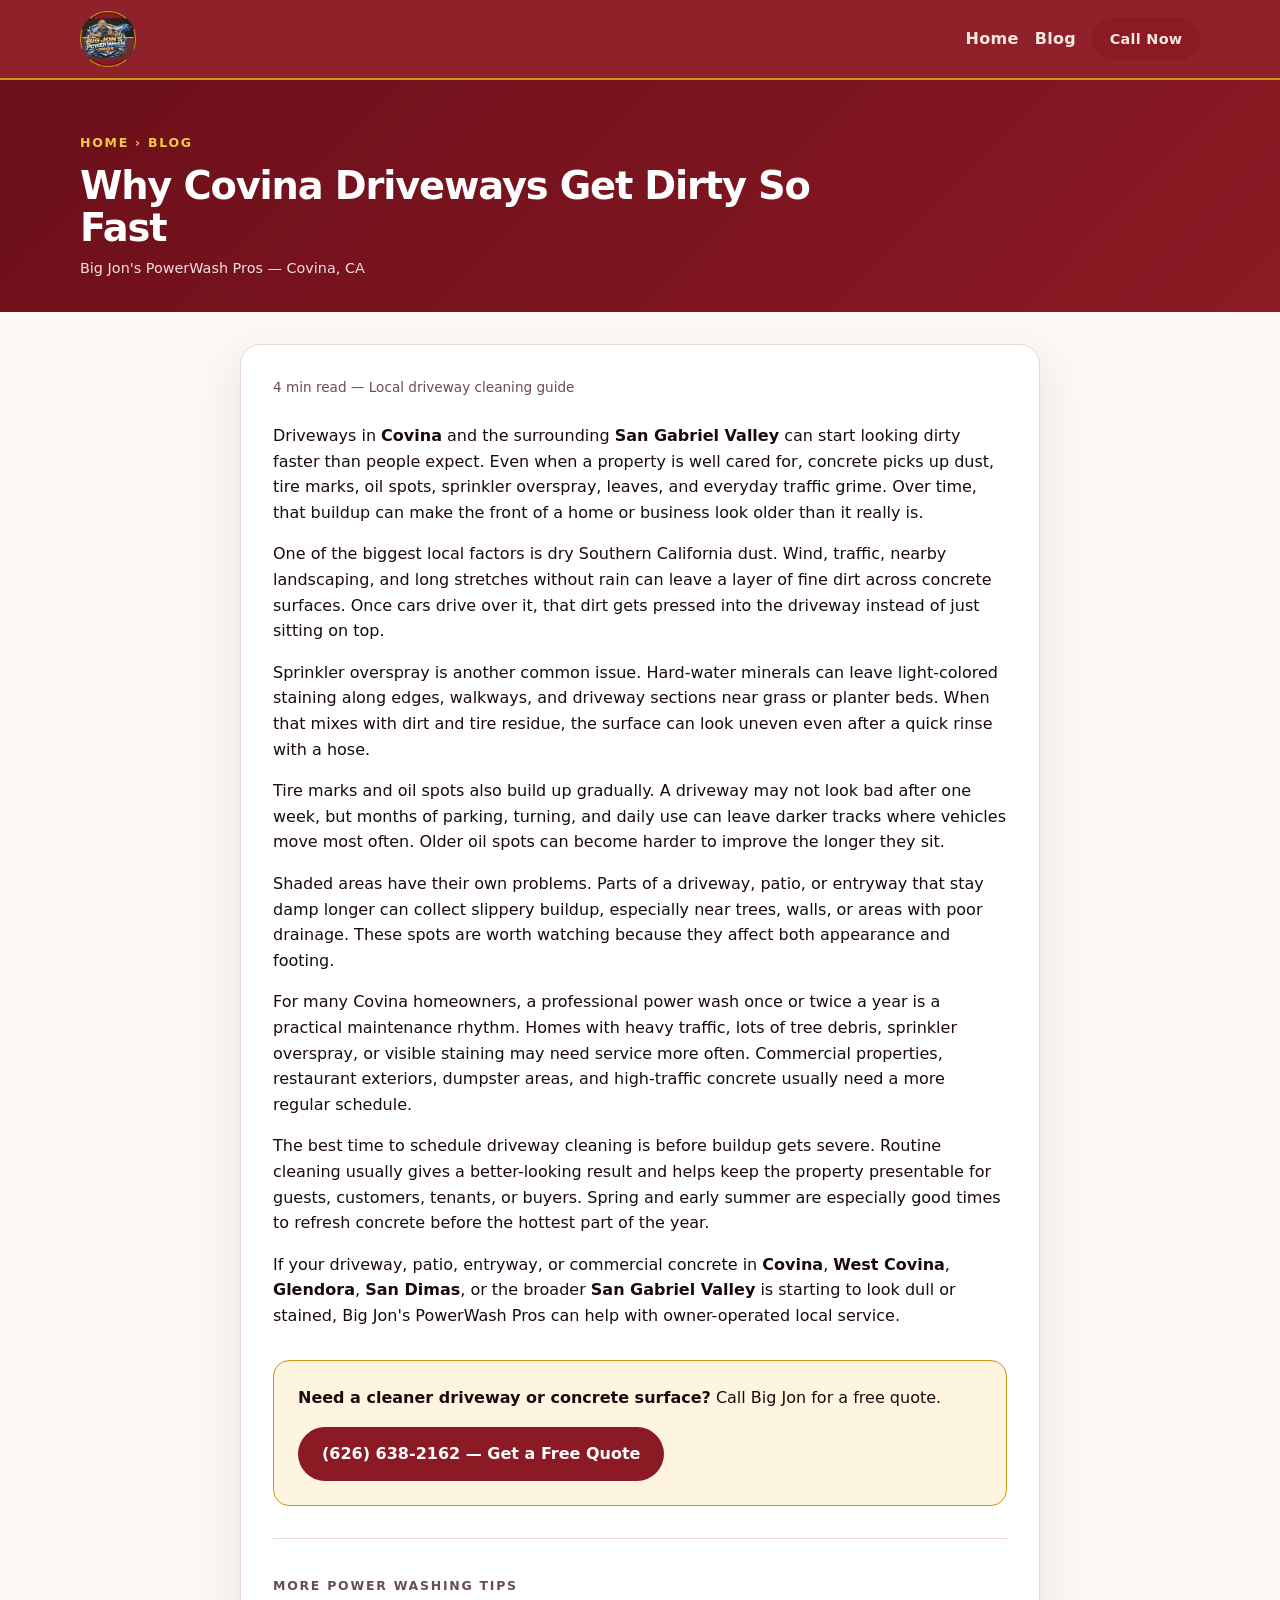
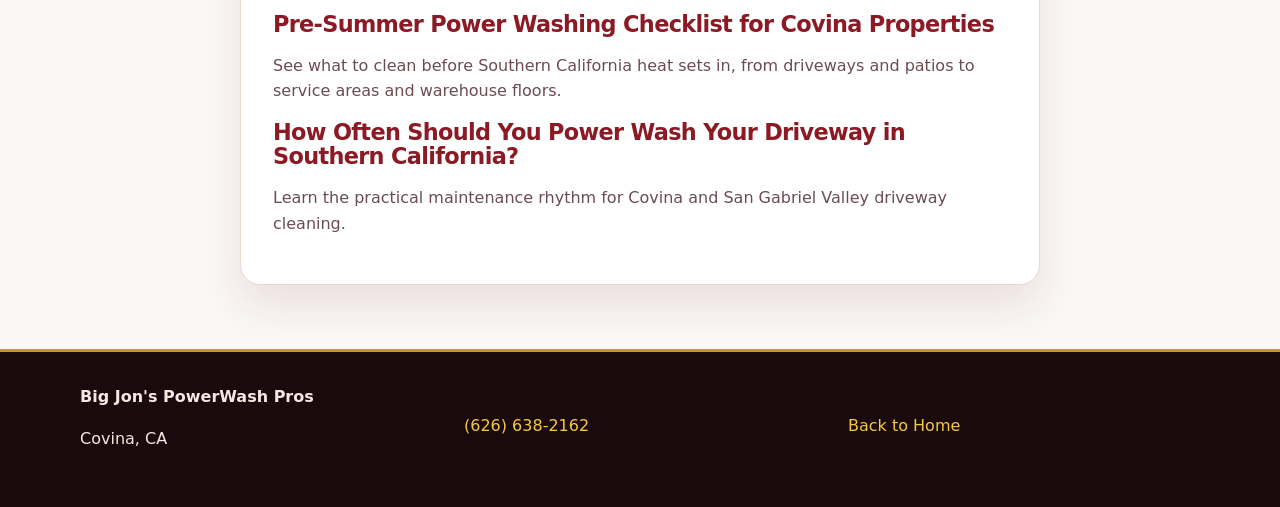
<file: blog/why-covina-driveways-get-dirty-fast/index.html>
<!doctype html>
<html lang="en">
<head>
  <meta charset="utf-8">
  <meta name="viewport" content="width=device-width, initial-scale=1">
  <title>Why Covina Driveways Get Dirty So Fast | Big Jon's PowerWash Pros</title>
  <meta name="description" content="Why driveways in Covina and the San Gabriel Valley collect dirt, tire marks, hard-water stains, and grime so quickly, plus when to schedule professional power washing.">
  <meta name="robots" content="index,follow">
  <meta property="og:title" content="Why Covina Driveways Get Dirty So Fast">
  <meta property="og:description" content="Local power washing advice for Covina and San Gabriel Valley driveways, patios, and concrete surfaces.">
  <meta property="og:type" content="article">
  <meta property="og:url" content="https://bigjonspowerwashing.com/blog/why-covina-driveways-get-dirty-fast/">
  <link rel="canonical" href="https://bigjonspowerwashing.com/blog/why-covina-driveways-get-dirty-fast/">
  <link rel="stylesheet" href="/styles.css">
  <script type="application/ld+json">
  {
    "@context": "https://schema.org",
    "@type": "BlogPosting",
    "headline": "Why Covina Driveways Get Dirty So Fast",
    "description": "A local guide to common driveway stains and buildup in Covina and the San Gabriel Valley.",
    "author": {"@type": "Organization", "name": "Big Jon's PowerWash Pros"},
    "publisher": {"@type": "Organization", "name": "Big Jon's PowerWash Pros"},
    "mainEntityOfPage": "https://bigjonspowerwashing.com/blog/why-covina-driveways-get-dirty-fast/",
    "about": ["Power washing", "Driveway cleaning", "Concrete cleaning", "Covina", "San Gabriel Valley"]
  }
  </script>
</head>
<body>
  <header class="site-header">
    <div class="container nav">
      <a class="brand" href="/"><img src="/logo.png" alt="Big Jon's PowerWash Pros" class="brand-logo"></a>
      <nav><a href="/">Home</a><a href="/blog/">Blog</a><a class="button button-small" href="tel:+16266382162">Call Now</a></nav>
    </div>
  </header>
  <div class="blog-hero">
    <div class="container">
      <p class="eyebrow"><a href="/">Home</a> &rsaquo; <a href="/blog/">Blog</a></p>
      <h1>Why Covina Driveways Get Dirty So Fast</h1>
      <p class="blog-hero-meta">Big Jon's PowerWash Pros &mdash; Covina, CA</p>
    </div>
  </div>
  <main class="section blog-main">
    <article class="container blog-post">
      <p class="blog-read-time">4 min read &mdash; Local driveway cleaning guide</p>
      <p>Driveways in <strong>Covina</strong> and the surrounding <strong>San Gabriel Valley</strong> can start looking dirty faster than people expect. Even when a property is well cared for, concrete picks up dust, tire marks, oil spots, sprinkler overspray, leaves, and everyday traffic grime. Over time, that buildup can make the front of a home or business look older than it really is.</p>
      <p>One of the biggest local factors is dry Southern California dust. Wind, traffic, nearby landscaping, and long stretches without rain can leave a layer of fine dirt across concrete surfaces. Once cars drive over it, that dirt gets pressed into the driveway instead of just sitting on top.</p>
      <p>Sprinkler overspray is another common issue. Hard-water minerals can leave light-colored staining along edges, walkways, and driveway sections near grass or planter beds. When that mixes with dirt and tire residue, the surface can look uneven even after a quick rinse with a hose.</p>
      <p>Tire marks and oil spots also build up gradually. A driveway may not look bad after one week, but months of parking, turning, and daily use can leave darker tracks where vehicles move most often. Older oil spots can become harder to improve the longer they sit.</p>
      <p>Shaded areas have their own problems. Parts of a driveway, patio, or entryway that stay damp longer can collect slippery buildup, especially near trees, walls, or areas with poor drainage. These spots are worth watching because they affect both appearance and footing.</p>
      <p>For many Covina homeowners, a professional power wash once or twice a year is a practical maintenance rhythm. Homes with heavy traffic, lots of tree debris, sprinkler overspray, or visible staining may need service more often. Commercial properties, restaurant exteriors, dumpster areas, and high-traffic concrete usually need a more regular schedule.</p>
      <p>The best time to schedule driveway cleaning is before buildup gets severe. Routine cleaning usually gives a better-looking result and helps keep the property presentable for guests, customers, tenants, or buyers. Spring and early summer are especially good times to refresh concrete before the hottest part of the year.</p>
      <p>If your driveway, patio, entryway, or commercial concrete in <strong>Covina</strong>, <strong>West Covina</strong>, <strong>Glendora</strong>, <strong>San Dimas</strong>, or the broader <strong>San Gabriel Valley</strong> is starting to look dull or stained, Big Jon's PowerWash Pros can help with owner-operated local service.</p>
      <div class="blog-cta">
        <p><strong>Need a cleaner driveway or concrete surface?</strong> Call Big Jon for a free quote.</p>
        <a class="button" href="tel:+16266382162">(626) 638-2162 &mdash; Get a Free Quote</a>
      </div>
      <div class="related-posts">
        <p class="eyebrow">More Power Washing Tips</p>
        <h2><a href="/blog/pre-summer-power-washing-checklist-covina/">Pre-Summer Power Washing Checklist for Covina Properties</a></h2>
        <p>See what to clean before Southern California heat sets in, from driveways and patios to service areas and warehouse floors.</p>
        <h2><a href="/blog/">How Often Should You Power Wash Your Driveway in Southern California?</a></h2>
        <p>Learn the practical maintenance rhythm for Covina and San Gabriel Valley driveway cleaning.</p>
      </div>
    </article>
  </main>
  <footer class="site-footer">
    <div class="container footer-grid">
      <div><strong>Big Jon's PowerWash Pros</strong><p>Covina, CA</p></div>
      <div><a href="tel:+16266382162">(626) 638-2162</a></div>
      <div><a href="/">Back to Home</a></div>
    </div>
  </footer>
</body>
</html>
</file>
<file: styles.css>
:root {
  --bg: #faf7f5;
  --surface: #ffffff;
  --text: #1a0a0d;
  --muted: #6b4c52;
  --brand: #8b1a24;
  --brand-dark: #6b0f1a;
  --brand-light: #a52232;
  --gold: #c89a10;
  --gold-light: #f5c842;
  --gold-pale: #fdf5e0;
  --accent: #fdf0e8;
  --line: #e8d8d0;
  --shadow: 0 20px 40px rgba(107, 15, 26, 0.10);
  --radius: 20px;
}
* { box-sizing: border-box; }
html { scroll-behavior: smooth; }
body { margin: 0; font-family: Inter, system-ui, sans-serif; color: var(--text); background: var(--bg); line-height: 1.6; }
a { color: inherit; }
.container { width: min(1120px, calc(100% - 2rem)); margin: 0 auto; }

/* ── Header ── */
.site-header { position: sticky; top: 0; z-index: 10; backdrop-filter: blur(18px); background: rgba(139,26,36,0.97); border-bottom: 2px solid var(--gold); }
.nav { display: flex; justify-content: space-between; align-items: center; gap: 1rem; padding: 0.7rem 0; }
.nav nav { display: flex; flex-wrap: wrap; gap: 1rem; align-items: center; }
.nav nav a { color: #f5e8e0; text-decoration: none; font-weight: 600; letter-spacing: 0.02em; }
.nav nav a:hover { color: var(--gold-light); }

/* Logo in nav */
.brand { text-decoration: none; display: flex; align-items: center; }
.brand-logo { width: 56px; height: 56px; flex-shrink: 0; }
.brand-text { display: flex; flex-direction: column; }
.brand-name { font-weight: 900; font-size: 1rem; letter-spacing: -0.01em; color: #ffffff; line-height: 1.1; }
.brand-tagline { font-size: 0.7rem; font-weight: 600; color: var(--gold-light); letter-spacing: 0.08em; text-transform: uppercase; }

/* ── Buttons ── */
.button { display: inline-flex; align-items: center; justify-content: center; padding: 0.9rem 1.5rem; background: var(--brand); color: white; text-decoration: none; border-radius: 999px; border: none; font-weight: 700; cursor: pointer; font-size: 1rem; transition: background 0.15s; }
.button:hover { background: var(--brand-dark); }
.button-gold { background: var(--gold); color: #1a0a0d; }
.button-gold:hover { background: var(--gold-light); }
.button-secondary { background: transparent; color: var(--brand); border: 2px solid var(--brand); }
.button-secondary:hover { background: var(--brand); color: white; }
.button-small { padding: 0.6rem 1.1rem; font-size: 0.9rem; }
.button-nav { background: var(--gold); color: #1a0a0d; font-weight: 800; }
.button-nav:hover { background: var(--gold-light); }

/* ── Hero ── */
.hero { padding: 4.5rem 0 3rem; background: linear-gradient(135deg, #6b0f1a 0%, #8b1a24 45%, #a52232 100%); color: white; position: relative; overflow: hidden; }
.hero::before { content: ''; position: absolute; inset: 0; background: url("data:image/svg+xml,%3Csvg width='60' height='60' viewBox='0 0 60 60' xmlns='http://www.w3.org/2000/svg'%3E%3Cg fill='none' fill-rule='evenodd'%3E%3Cg fill='%23ffffff' fill-opacity='0.03'%3E%3Cpath d='M36 34v-4h-2v4h-4v2h4v4h2v-4h4v-2h-4zm0-30V0h-2v4h-4v2h4v4h2V6h4V4h-4zM6 34v-4H4v4H0v2h4v4h2v-4h4v-2H6zM6 4V0H4v4H0v2h4v4h2V6h4V4H6z'/%3E%3C/g%3E%3C/g%3E%3C/svg%3E"); }
.hero-grid, .two-column, .footer-grid { display: grid; gap: 2rem; }
.hero-grid, .two-column { grid-template-columns: repeat(2, minmax(0,1fr)); align-items: center; }
.eyebrow { text-transform: uppercase; letter-spacing: 0.14em; font-size: 0.78rem; font-weight: 700; color: var(--gold-light); margin-bottom: 1rem; }
h1, h2, h3 { line-height: 1.1; letter-spacing: -0.03em; margin: 0 0 1rem; }
h1 { font-size: clamp(2.2rem, 4vw, 4rem); color: white; }
h2 { font-size: clamp(1.8rem, 2.5vw, 2.6rem); }
h3 { font-size: 1.15rem; }
.hero-copy { color: #f5e0e3; font-size: 1.05rem; }
.hero-actions, .hero-points { display: flex; flex-wrap: wrap; gap: 1rem; }
.hero-actions { margin-top: 1.5rem; }
.hero-points { list-style: none; padding: 0; margin: 1.5rem 0 0; }
.hero-points li { background: rgba(255,255,255,0.12); border: 1px solid rgba(245,200,66,0.4); border-radius: 999px; padding: 0.55rem 1rem; color: #f5e8e0; font-size: 0.9rem; }

/* Hero card (right side) */
.hero-card { background: rgba(255,255,255,0.08); border: 1px solid rgba(245,200,66,0.3); border-radius: var(--radius); box-shadow: var(--shadow); padding: 2rem; min-height: 340px; position: relative; overflow: hidden; display: flex; flex-direction: column; align-items: center; justify-content: center; gap: 1.5rem; }
.hero-logo-large { width: 220px; height: 220px; filter: drop-shadow(0 8px 24px rgba(200,154,16,0.5)); }
.spray { position: absolute; inset: -20% auto auto 55%; width: 260px; height: 260px; background: radial-gradient(circle, rgba(245,200,66,0.15), transparent 64%); transform: rotate(22deg); }
.card-label { font-weight: 700; color: var(--gold-light); font-size: 1rem; margin: 0; text-align: center; }
.hero-card h2 { color: white; font-size: 1.2rem; text-align: center; margin: 0; }
.hero-card p { color: #f0d8db; text-align: center; margin: 0; font-size: 0.95rem; }

/* ── Sections ── */
.section { padding: 4rem 0; }
.section-heading { max-width: 700px; margin-bottom: 2rem; }
.section-heading p { color: var(--muted); }
.card-grid { display: grid; grid-template-columns: repeat(3, minmax(0,1fr)); gap: 1.25rem; }
.service-card { background: var(--surface); border: 1px solid var(--line); border-radius: var(--radius); box-shadow: var(--shadow); padding: 1.5rem; border-top: 3px solid var(--brand); transition: transform 0.15s, box-shadow 0.15s; }
.service-card:hover { transform: translateY(-2px); box-shadow: 0 24px 48px rgba(107,15,26,0.14); }
.service-card h3 { color: var(--brand); }
.service-card p { color: var(--muted); margin: 0; }

/* ── Why Us (accent) ── */
.accent { background: var(--gold-pale); }
.trust-list { display: grid; gap: 1rem; }
.trust-list div { background: rgba(255,255,255,0.85); padding: 1rem 1.1rem; border-radius: 16px; border-left: 4px solid var(--brand); }
.trust-list strong { display: block; margin-bottom: 0.3rem; color: var(--brand); }
.trust-list span { color: var(--muted); font-size: 0.95rem; }

/* ── Service area ── */
.city-list { display: grid; grid-template-columns: repeat(2, minmax(0,1fr)); gap: 0.9rem; list-style: none; padding: 0; margin: 0; }
.city-list li { background: white; padding: 0.75rem 1rem; border-radius: 12px; border: 1px solid var(--line); font-weight: 600; color: var(--brand); border-left: 3px solid var(--gold); }
.local-seo { background: #ffffff; }
.keyword-grid { display: grid; grid-template-columns: repeat(4, minmax(0,1fr)); gap: 0.8rem; }
.keyword-grid span { border: 1px solid var(--line); border-left: 3px solid var(--gold); border-radius: 14px; padding: 0.85rem 1rem; color: var(--brand); background: #fff; font-weight: 700; }

/* ── Contact ── */
.contact-section { background: linear-gradient(180deg, #6b0f1a 0%, #8b1a24 100%); color: white; }
.contact-section .eyebrow { color: var(--gold-light); }
.contact-section h2 { color: white; }
.contact-phone a { font-size: clamp(1.8rem, 3vw, 2.5rem); font-weight: 800; text-decoration: none; color: var(--gold-light); }
.contact-phone a:hover { color: white; }
.contact-section p { color: #f5e0e3; }
.quote-form { background: white; border: 1px solid var(--line); border-radius: var(--radius); box-shadow: var(--shadow); padding: 1.75rem; display: grid; gap: 1rem; }
.quote-form label { display: grid; gap: 0.45rem; font-weight: 600; color: var(--text); }
.quote-form input, .quote-form textarea, .quote-form select { width: 100%; border: 1px solid var(--line); border-radius: 14px; padding: 0.85rem 1rem; font: inherit; background: #faf7f5; }
.quote-form input:focus, .quote-form textarea:focus, .quote-form select:focus { outline: 2px solid var(--brand); border-color: var(--brand); }
.form-note { font-size: 0.9rem; color: var(--muted); margin: 0; }
.form-note a { color: var(--brand); }

/* ── FAQ ── */
.faq-section { background: var(--bg); }
.faq-list { display: grid; gap: 1rem; }
.faq-list details { background: var(--surface); border: 1px solid var(--line); border-radius: var(--radius); box-shadow: var(--shadow); padding: 1.2rem 1.25rem; border-left: 4px solid var(--brand); }
.faq-list summary { cursor: pointer; font-weight: 700; color: var(--brand); }
.faq-list p { color: var(--muted); margin: 0.75rem 0 0; }

/* ── Footer ── */
.site-footer { padding: 2rem 0 2.5rem; background: #1a0a0d; color: #f5e8e0; border-top: 3px solid var(--gold); }
.footer-grid { grid-template-columns: repeat(3, minmax(0,1fr)); align-items: center; }
.footer-brand { display: flex; align-items: center; gap: 0.6rem; }
.footer-logo { width: 52px; height: 52px; }
.footer-brand-text strong { font-size: 1rem; color: white; }
.footer-brand-text p { margin: 0.2rem 0 0; font-size: 0.85rem; color: #c89a10; }
.site-footer a { color: var(--gold-light); text-decoration: none; }
.site-footer a:hover { color: white; }
.copyright { text-align: center; color: #8b6a6e; margin: 1.5rem 0 0; font-size: 0.85rem; }

/* ── Blog ── */
.blog-hero { background: linear-gradient(135deg, #6b0f1a 0%, #8b1a24 100%); color: white; padding: 2.5rem 0 2rem; }
.blog-hero .eyebrow { color: var(--gold-light); margin-bottom: 0.75rem; }
.blog-hero .eyebrow a { color: var(--gold-light); text-decoration: none; }
.blog-hero .eyebrow a:hover { text-decoration: underline; }
.blog-hero h1 { color: white; font-size: clamp(1.6rem, 3vw, 2.4rem); margin: 0 0 0.5rem; max-width: 760px; }
.blog-hero-meta { color: #f5e0e3; margin: 0; font-size: 0.9rem; }
.blog-main { padding-top: 2rem; }
.blog-post { background: var(--surface); border: 1px solid var(--line); border-radius: var(--radius); box-shadow: var(--shadow); padding: 2rem; max-width: 800px; }
.blog-read-time { color: var(--muted); font-size: 0.85rem; margin: 0 0 1.5rem; }
.blog-cta { background: var(--gold-pale); border: 1px solid var(--gold); border-radius: 16px; padding: 1.5rem; margin-top: 2rem; }
.blog-cta p { margin: 0 0 1rem; color: var(--text); }
.blog-cta .button { background: var(--brand); }
.blog-preview-section { background: var(--gold-pale); }
.blog-preview-grid { display: grid; grid-template-columns: repeat(2, minmax(0,1fr)); gap: 1rem; }
.blog-preview-card { background: var(--surface); border: 1px solid var(--line); border-radius: var(--radius); box-shadow: var(--shadow); padding: 2rem; max-width: 720px; border-left: 4px solid var(--gold); }
.blog-preview-card h3 { margin: 0.5rem 0 1rem; }
.blog-preview-card h3 a { color: var(--brand); text-decoration: none; }
.blog-preview-card h3 a:hover { text-decoration: underline; }
.blog-preview-card p { color: var(--muted); margin: 0 0 1.5rem; }
.related-posts { border-top: 1px solid var(--line); margin-top: 2rem; padding-top: 1.5rem; }
.related-posts h2 { font-size: 1.4rem; }
.related-posts h2 a { color: var(--brand); text-decoration: none; }
.related-posts h2 a:hover { text-decoration: underline; }
.related-posts p { color: var(--muted); }

/* ── Responsive ── */
@media (max-width: 860px) {
  .hero-grid, .two-column, .card-grid, .footer-grid { grid-template-columns: 1fr; }
  .blog-preview-grid { grid-template-columns: 1fr; }
  .nav { flex-direction: column; align-items: flex-start; }
  .city-list { grid-template-columns: 1fr; }
  .keyword-grid { grid-template-columns: 1fr; }
  .hero { padding-top: 2.5rem; }
  .hero-logo-large { width: 170px; height: 170px; }
}
</file>
